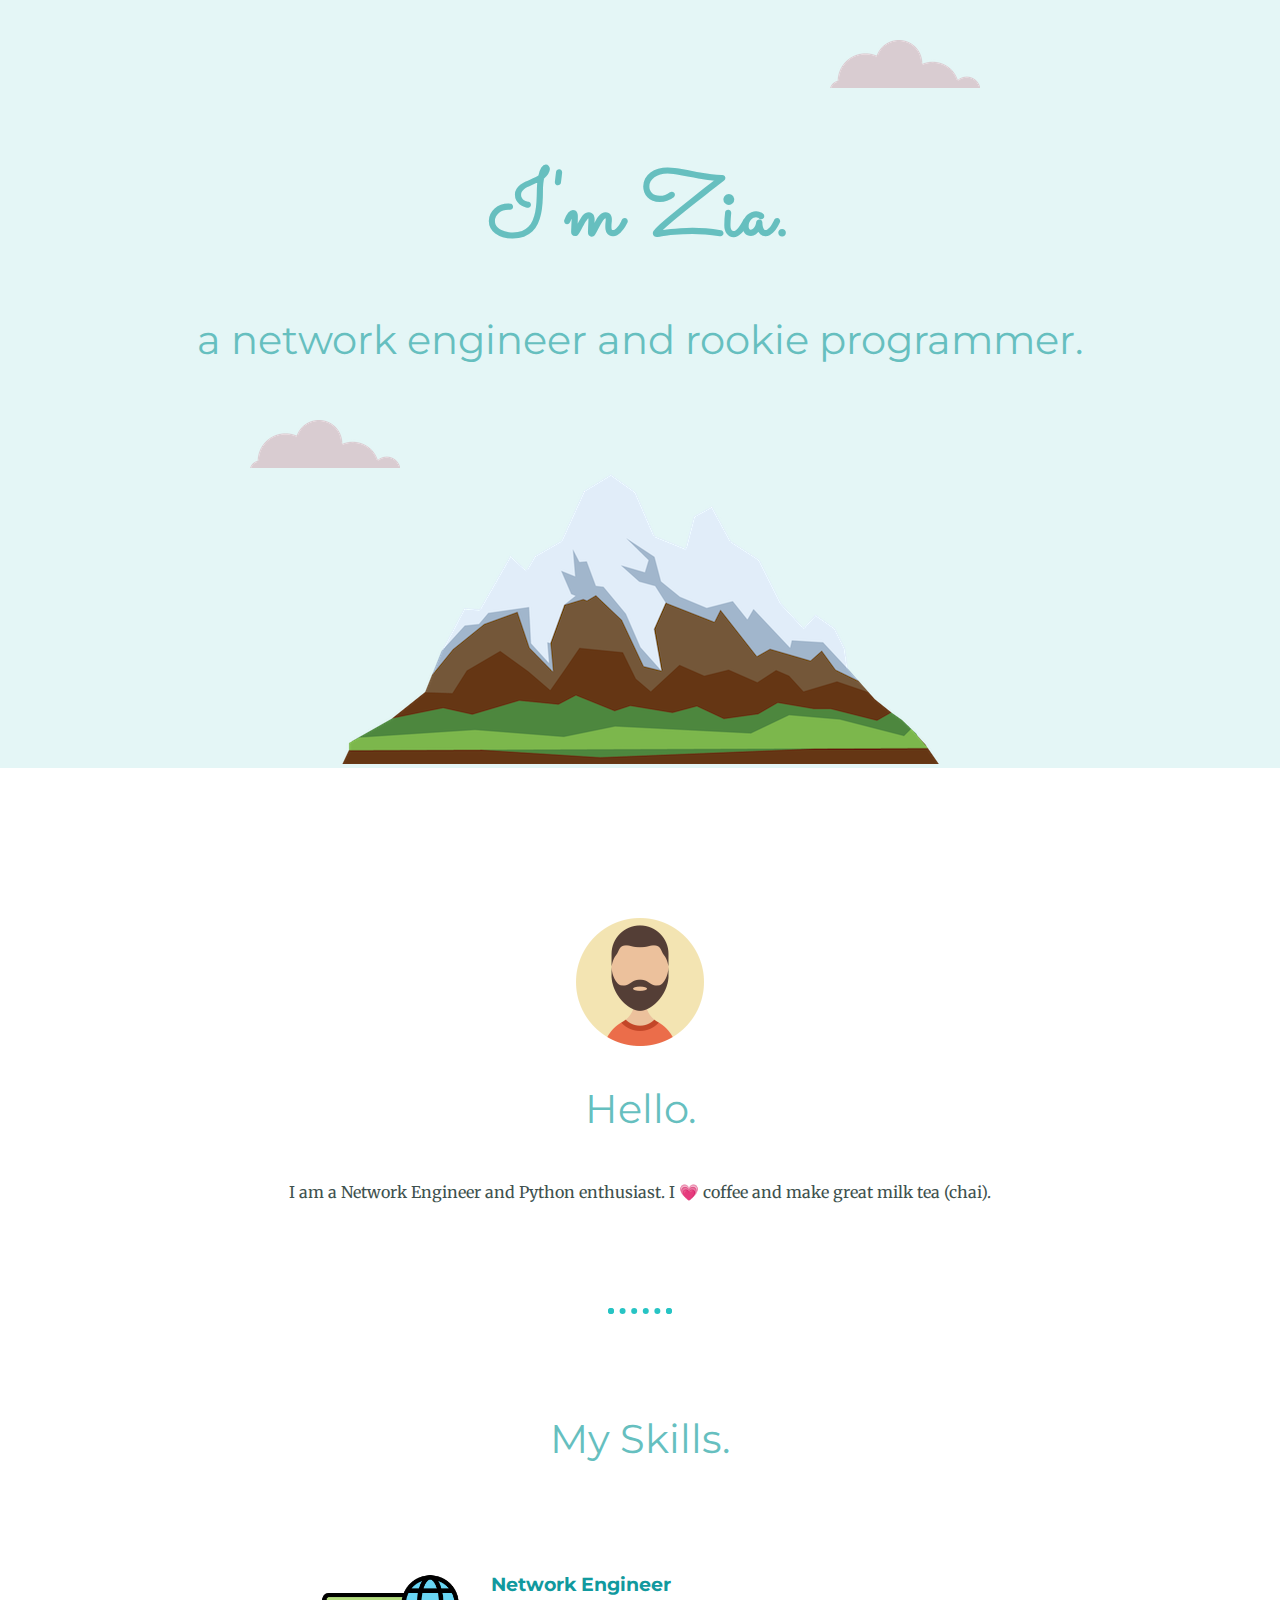
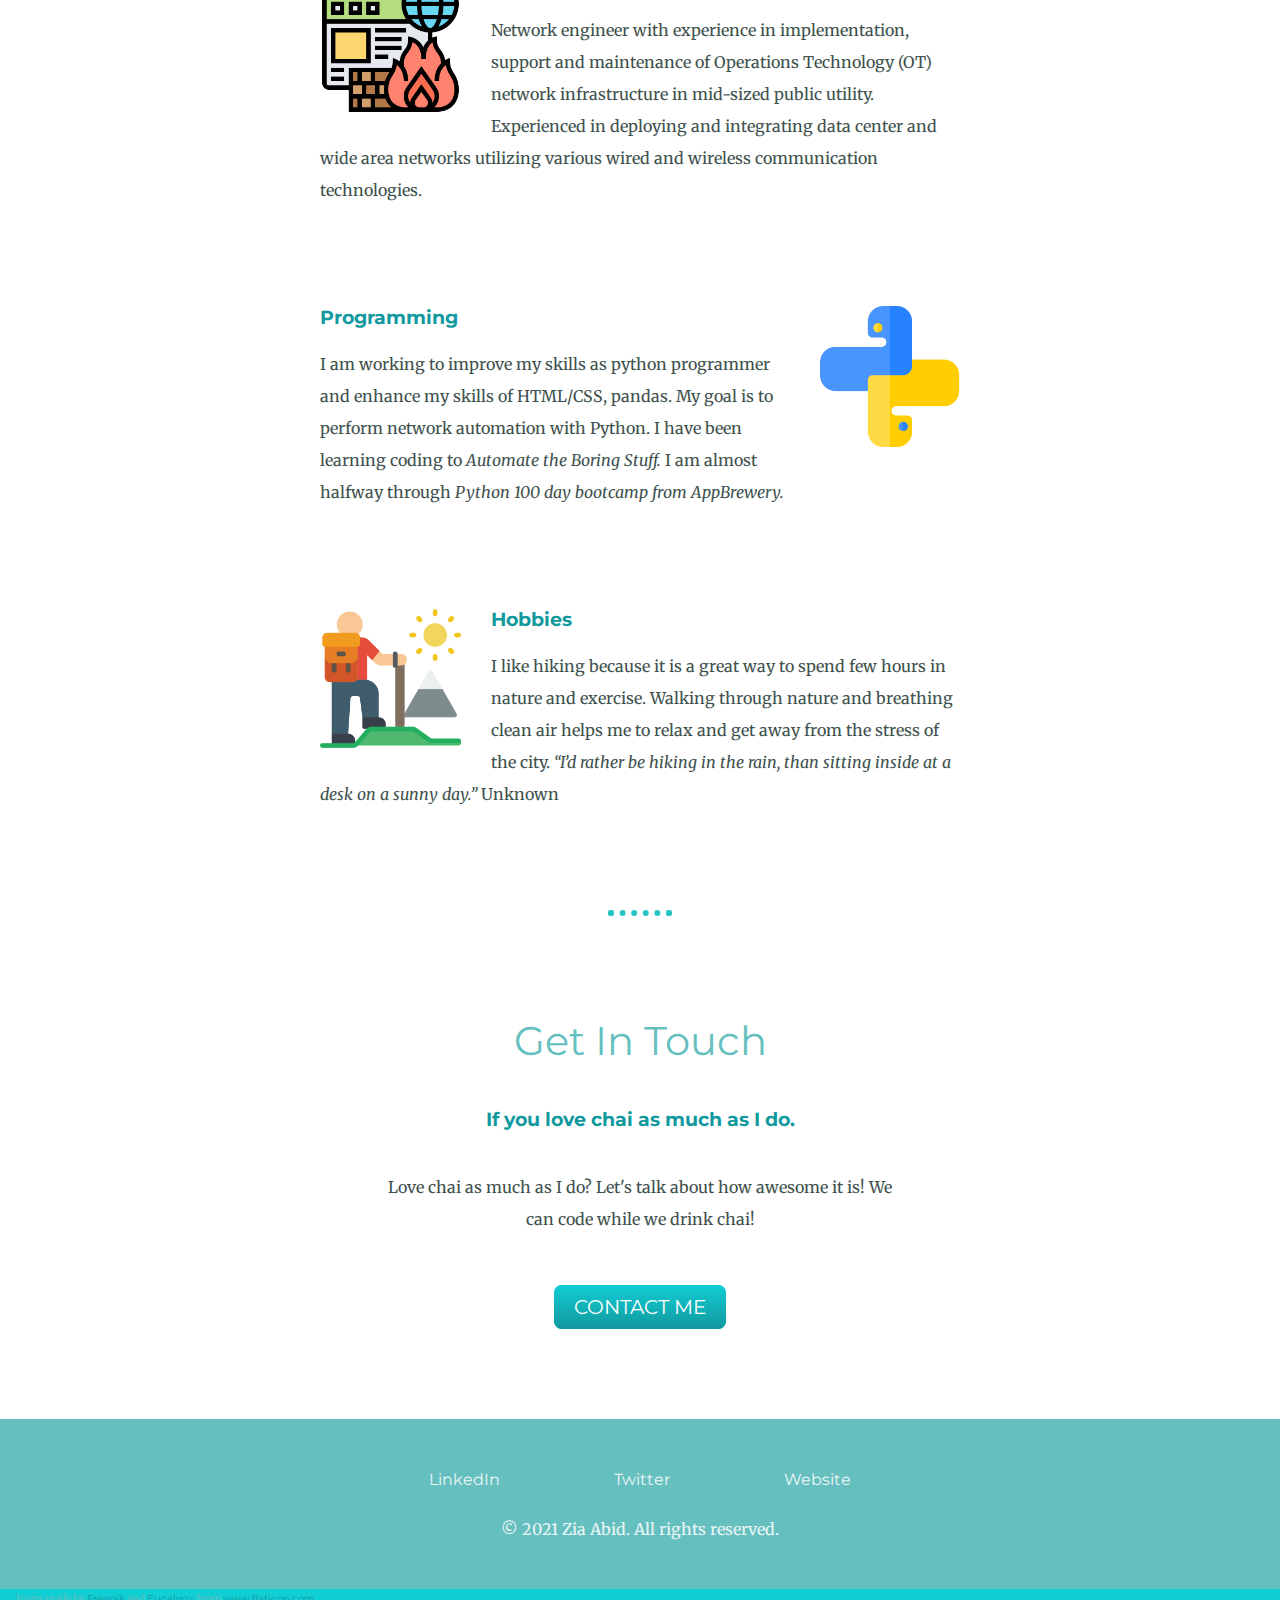
<file: index.html>
<!DOCTYPE html>
<html lang="en">
    <head>
        <meta charset="UTF-8">
        <title>Zia Abid</title>
        <link rel="stylesheet" href="css/styles.css">
        <link rel="icon" href="css/favicon.ico">
        <link href="https://fonts.googleapis.com/css?family=Merriweather|Montserrat|Sacramento" rel="stylesheet">
        
    </head>
    <body>
    
    <div class="top-container">
        <img class="top-cloud" src="images/cloud.png" alt="cloud-image">
         <h1> I'm Zia.</h1>
    <h2> a <span class="net">net</span>work engineer and rookie programmer.</h2>
        <img class="bottom-cloud" src="images/cloud.png" alt="cloud-image">
        <img src="images/mountain.png" alt="mountain-image">
    </div>
    
    
   <div class="middle-container">
  <div class="profile">
    <img class="man-img" src="images/man.png" alt="man-image">
    <h2>Hello.</h2>
    <p class="intro-p">I am a Network Engineer and Python enthusiast. I 💗 coffee and make great milk tea (chai). </p>
  </div>
  <hr>
  <div class="skills">
    <h2>My Skills.</h2>
    <div class="skill-row">
      <img class="skill-network-img" src="images/firewall.png" alt="network-image">
      <h3>Network Engineer</h3>
      <p class="network-skill-description"> Network engineer with experience in implementation, support and maintenance
                                           of Operations Technology (OT) network infrastructure in mid-sized public utility.
                                            Experienced in deploying and integrating data center and wide area networks
                                            utilizing various wired and wireless communication technologies.
  
      </p>
    </div>
    <div class="skill-row">
      <img class="skill-python-img" src="images/python.png" alt="python-image">
      <h3>Programming</h3>
      <p class="python-skill-description"> I am working to improve my skills as python programmer and
                                           enhance my skills of HTML/CSS, pandas. My goal is to perform network automation with Python.
                                           I have been learning coding to <em> Automate the Boring Stuff. </em>
                                           I am almost halfway through <em>Python 100 day bootcamp from AppBrewery.</em>
     </p>
    </div>
      
      <div class="skill-row">
      <img class="skill-network-img" src="images/hiking.png" alt="hiking-image">
      <h3>Hobbies</h3>
      <p class="network-skill-description"> I like hiking because it is a great way to spend few hours in nature and
          exercise. Walking through nature and breathing clean air helps me to relax and get away from the stress of the city.
          <em> “I’d rather be hiking in the rain, than sitting inside at a desk on a sunny day.” </em> Unknown
  
      </p>
    </div>
      
  </div>
  <hr>
  <div class="contact-me">
    <h2>Get In Touch</h2>
    <h3>If you love chai as much as I do.</h3>
    <p class="contact-message"> Love chai as much as I do? Let's talk about how awesome it is! We can code while
                               we drink chai!</p>
    <a class="btn" href="mailto:zia.abid@gmail.com"> CONTACT ME </a>
  </div>
</div>
    
    <div class="bottom-container">
  <a class="footer-link" href="https://www.linkedin.com/in/zia-abid-10837026/" target="_blank">LinkedIn</a>
  <a class="footer-link" href="https://twitter.com/4ziaabid" target="_blank">Twitter</a>
  <a class="footer-link" href="https://sahiwal87.github.io/cv/" target="_blank">Website</a>
  <p class="copyright-text">© 2021 Zia Abid. All rights reserved.</p>
        </div >
    
    <div class="credit-container">
        <p class="credit-container">Icons made by <a class="c-link" href=https://www.freepik.com" target="_blank">Freepik</a>
                                  and <a class="c-link" href="https://www.flaticon.com/authors/eucalyp" target="_blank">Eucalyp></a>
                                  from <a class="c-link" href="https://www.flaticon.com/" target="_blank">www.flaticon.com</a></p>
        </div >
</body>
</html>
</file>
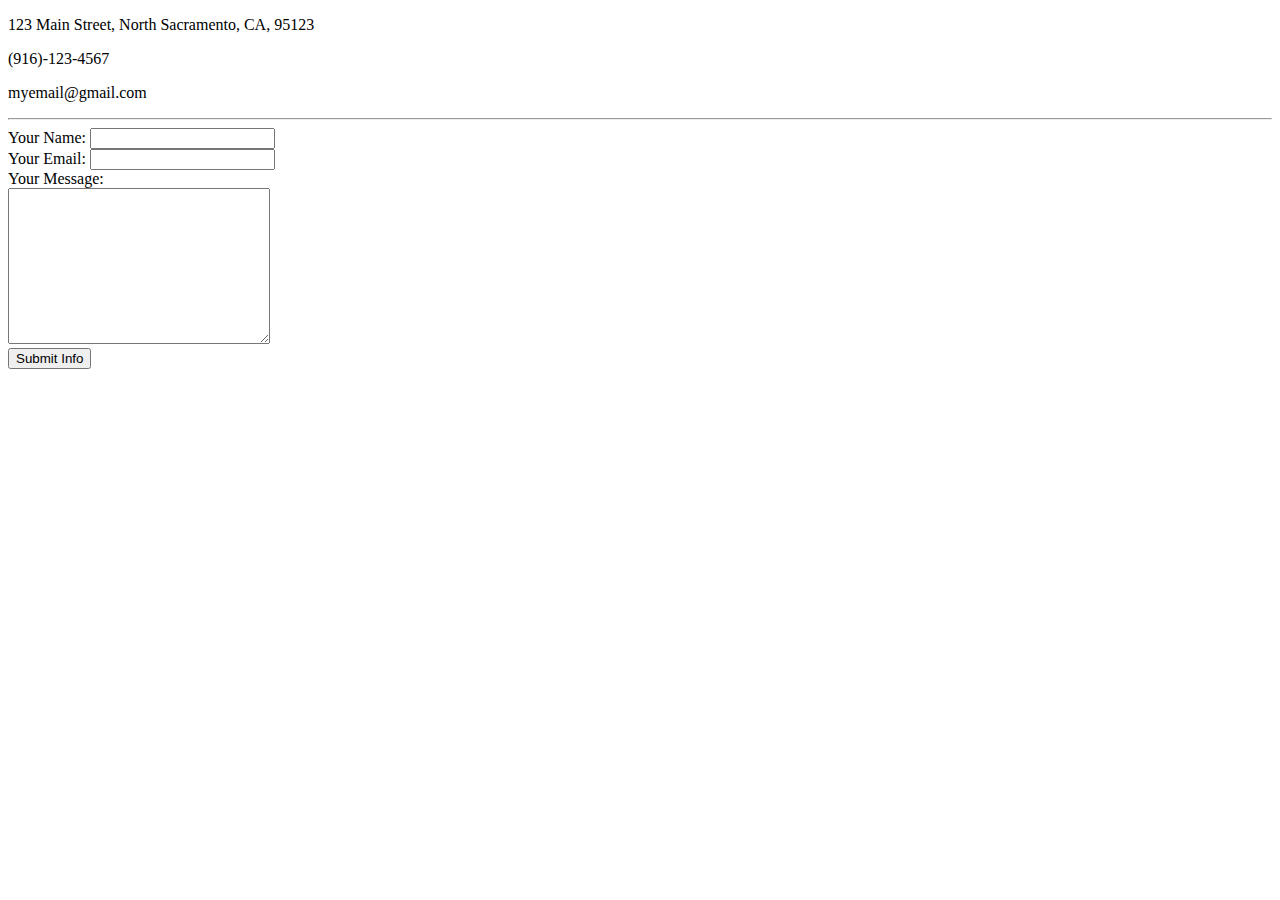
<file: contact.html>
<!DOCTYPE html>
<html lang="en">
<head>
    <meta charset="UTF-8">
    <title>📱 Contact Me</title>
</head>
    <body>
        <p> 123 Main Street, North Sacramento, CA, 95123 </p>
        <p>(916)-123-4567</p>
        <p>myemail@gmail.com</p>
   <hr>
        <form action="mailto:info@ziaabid.com" method="post" enctype="text/plain">
            <label>Your Name:</label>
            <input type="text" name="yourName" value=""><br>
            
            <label>Your Email:</label>
            <input type="email" name="yourEmail" value=""><br>
            
            <label>Your Message:</label><br>
            <textarea name="yourMessage" rows="10", cols="30"></textarea><br>
            
            <input type="submit" value="Submit Info"><br>
   </form>
    </body>


</html>
</file>
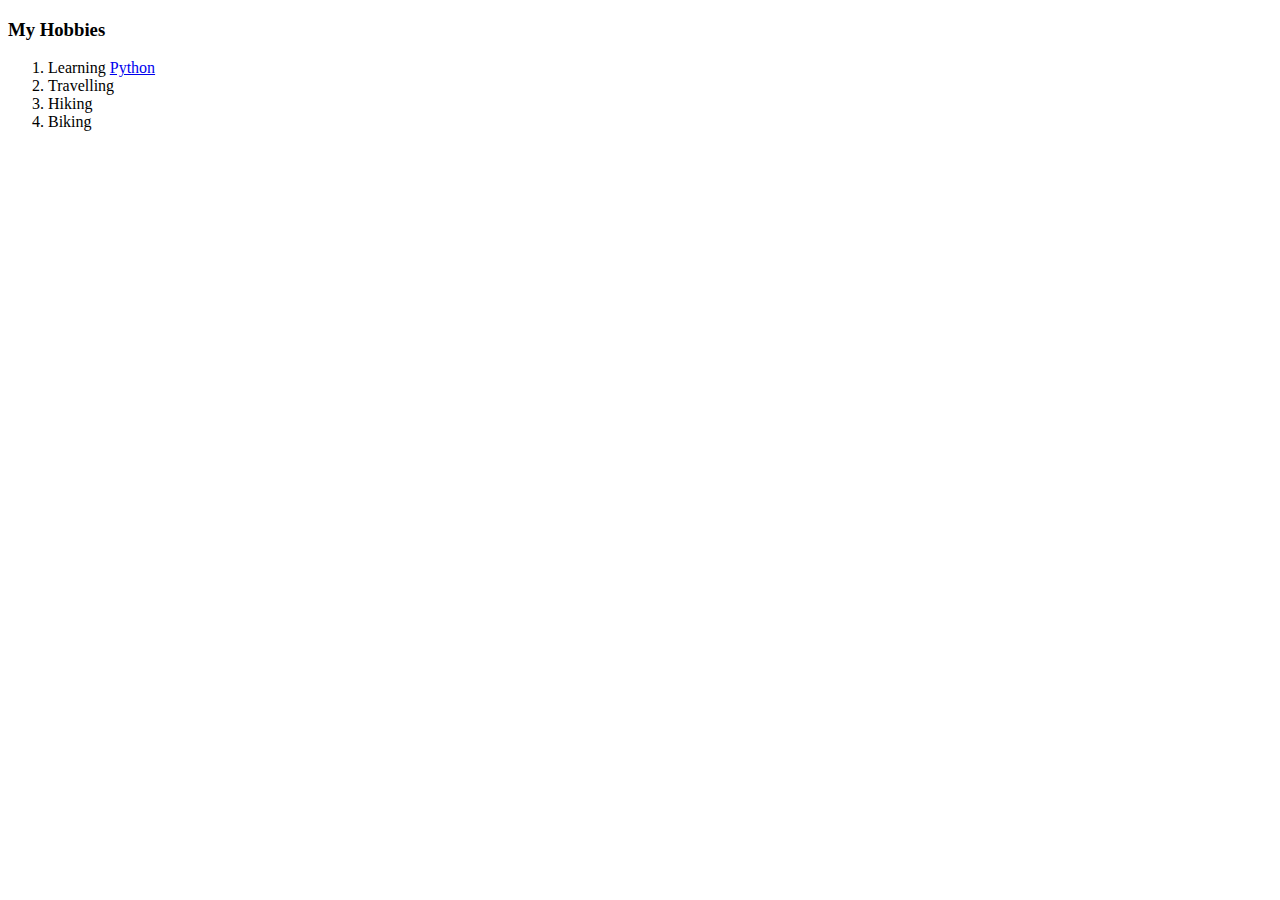
<file: hobbies.html>
<!DOCTYPE html>
<html lang="en">
<head>
    <meta charset="UTF-8">
    <title>🎠Hobbies</title>
    <h3> My Hobbies</h3>
    <ol>
        <li> Learning <a href="http://www.python.org"> Python</a>  </li>
        <li>Travelling</li>
        <li>Hiking</li>
        <li>Biking</li>
    </ol>
</head>
<body>

</body>
</html>
</file>
<file: css/styles.css>
body {
  color: #40514E;
  margin: 0;
  text-align: center;
  font-family: 'Merriweather', serif;
}

h1 {
  color: #66BFBF;
  font-size: 5.625rem;
  margin: 50px auto 0 auto;
  font-family: 'Sacramento', cursive;
}

h2 {
  color: #66BFBF;
  font-family: 'Montserrat', sans-serif;
  font-size: 2.5rem;
  font-weight: normal;
  padding-bottom: 10px;
}

h3 {
  color: #11999E;
  font-family: 'Montserrat', sans-serif;
}

p {
  line-height: 2;
}

hr {
  border: dotted #27c4c4 6px;
  border-bottom: none;
  width: 4%;
  margin: 100px auto;
}

a{
  color: #11999E;
  font-family: 'Montserrat', sans-serif;
  margin: 10px 20px;
  text-decoration: none;
}

a:hover {
  color: #EAF6F6;
}

.top-container {
background-color: #E4F6F6;
position: relative;
padding-top: 100px;
}

.middle-container {
  margin: 100px 0;
}

.bottom-container {
  background-color: #66BFBF;
  padding: 50px 0 20px;
}

.skill-row {
  width: 50%;
  margin: 100px auto 100px auto;
  text-align: left;
}

.pro {
  text-decoration: underline;
}

.intro {
  width: 30%;
  margin: auto;
}

.contact-message {
  width: 40%;
  margin: 40px auto 60px;
}

.copyright {
  color: #EAF6F6;
  font-size: 0.75rem;
  padding: 20px 0;
}

.top-cloud {
  position: absolute;
  right: 300px;
  top: 40px;
}

.bottom-cloud {
  position: absolute;
  left: 250px;
  bottom: 300px;
}
.man-img {
margin-top: 50px;
position: relative;
width: 10%;
}

.skill-network-img {
  width: 22%;
  float: left;
  margin-right: 30px;
}

.skill-python-img {
  width: 22%;
  float: right;
  margin-left: 30px;
}

.btn {
  background: #11cdd4;
  background-image: -webkit-linear-gradient(top, #11cdd4, #11999e);
  background-image: -moz-linear-gradient(top, #11cdd4, #11999e);
  background-image: -ms-linear-gradient(top, #11cdd4, #11999e);
  background-image: -o-linear-gradient(top, #11cdd4, #11999e);
  background-image: linear-gradient(to bottom, #11cdd4, #11999e);
  -webkit-border-radius: 8;
  -moz-border-radius: 8;
  border-radius: 8px;
  font-family: 'Montserrat', sans-serif;
  color: #ffffff;
  font-size: 20px;
  padding: 10px 20px 10px 20px;
  text-decoration: none;
}

.btn:hover {
  background: #30e3cb;
  background-image: -webkit-linear-gradient(top, #30e3cb, #2bc4ad);
  background-image: -moz-linear-gradient(top, #30e3cb, #2bc4ad);
  background-image: -ms-linear-gradient(top, #30e3cb, #2bc4ad);
  background-image: -o-linear-gradient(top, #30e3cb, #2bc4ad);
  background-image: linear-gradient(to bottom, #30e3cb, #2bc4ad);
  text-decoration: none;
}
.footer-link {
color: #EAF6F6;
padding: 35px;
text-decoration: none;
}

.copyright-text {
color: #EAF6F6;
font-family: 'Merriweather', serif;
padding-top: .5rem;
padding-bottom: .5rem;
}

.credit-container {
color: #66BFBF;
position: relative;
font-size: 10px;
text-align: left;
padding-left: .5rem;
text-decoration: none;
background: #11cdd4;
margin: auto;
text-color: white;
}

.c-link{
margin: auto;
text-color: white;
}
</file>
